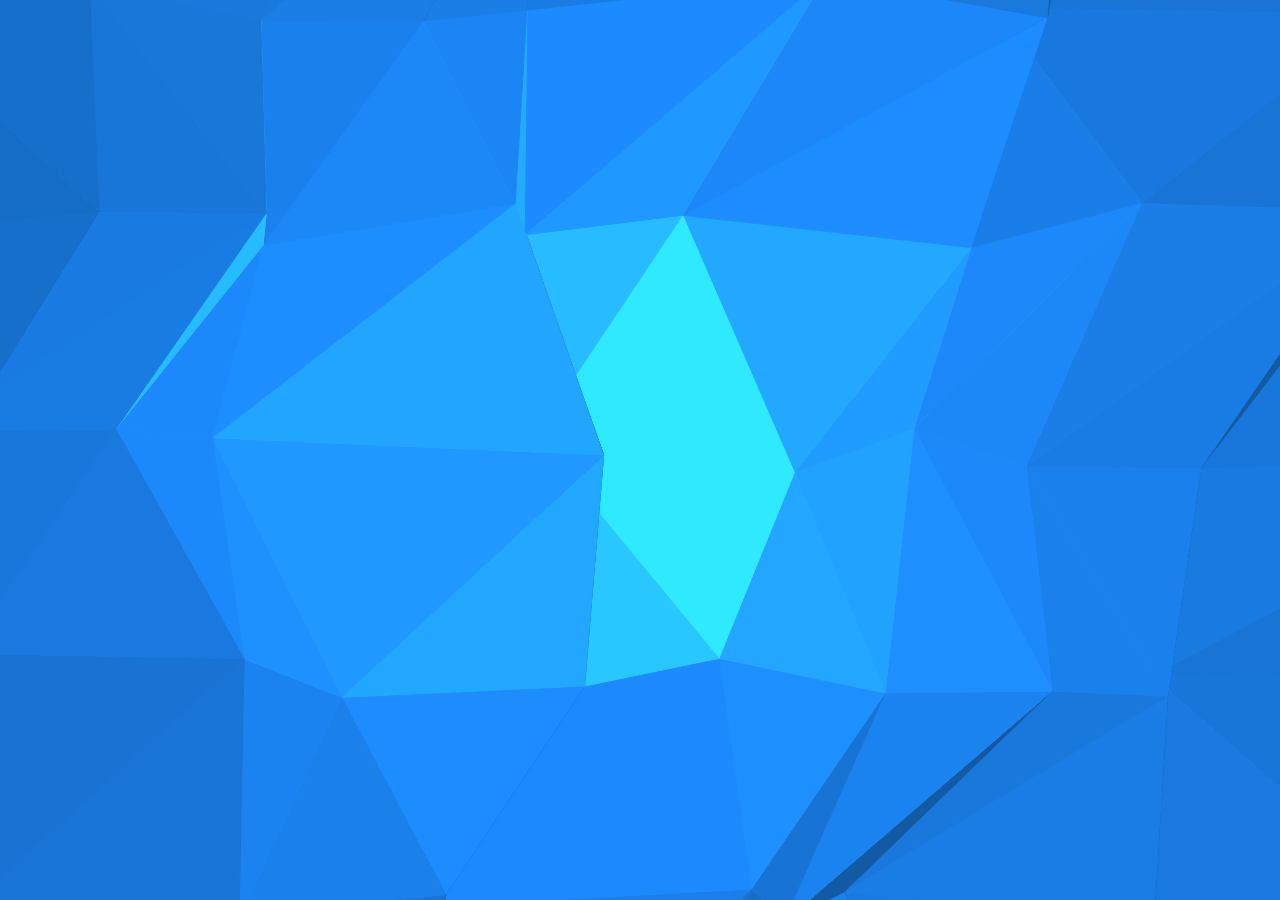
<file: client/jiaoben6471/index.html>
﻿<!DOCTYPE html>
<html lang="en">
<head>
<meta name="viewport" content="width=device-width, initial-scale=1.0, maximum-scale=1.0, user-scalable=no" />
<meta http-equiv="content-type" content="text/html;charset=utf-8">
<meta http-equiv="X-UA-Compatible" content="IE=edge,chrome=1">
<title>HTML5棱形动态背景登录框代码 - 站长素材</title>

<link rel="stylesheet" type="text/css" href="css/style.css">

<script type="text/javascript" src="js/jquery.min.js"></script>
<script type="text/javascript" src="js/vector.js"></script>

</head>
<body>

<div id="container">
	<div id="output">
		<div class="containerT">
			<form class="form" id="entry_form">
				<div id="prompt" class="prompt"></div>
			</form>
		</div>
	</div>
</div>

<script type="text/javascript">
    $(function(){
        Victor("container", "output");   //登陆背景函数
        $("#entry_name").focus();
        $(document).keydown(function(event){
            if(event.keyCode==13){
                $("#entry_btn").click();
            }
        });
    });
</script>

</body>
</html>
</file>
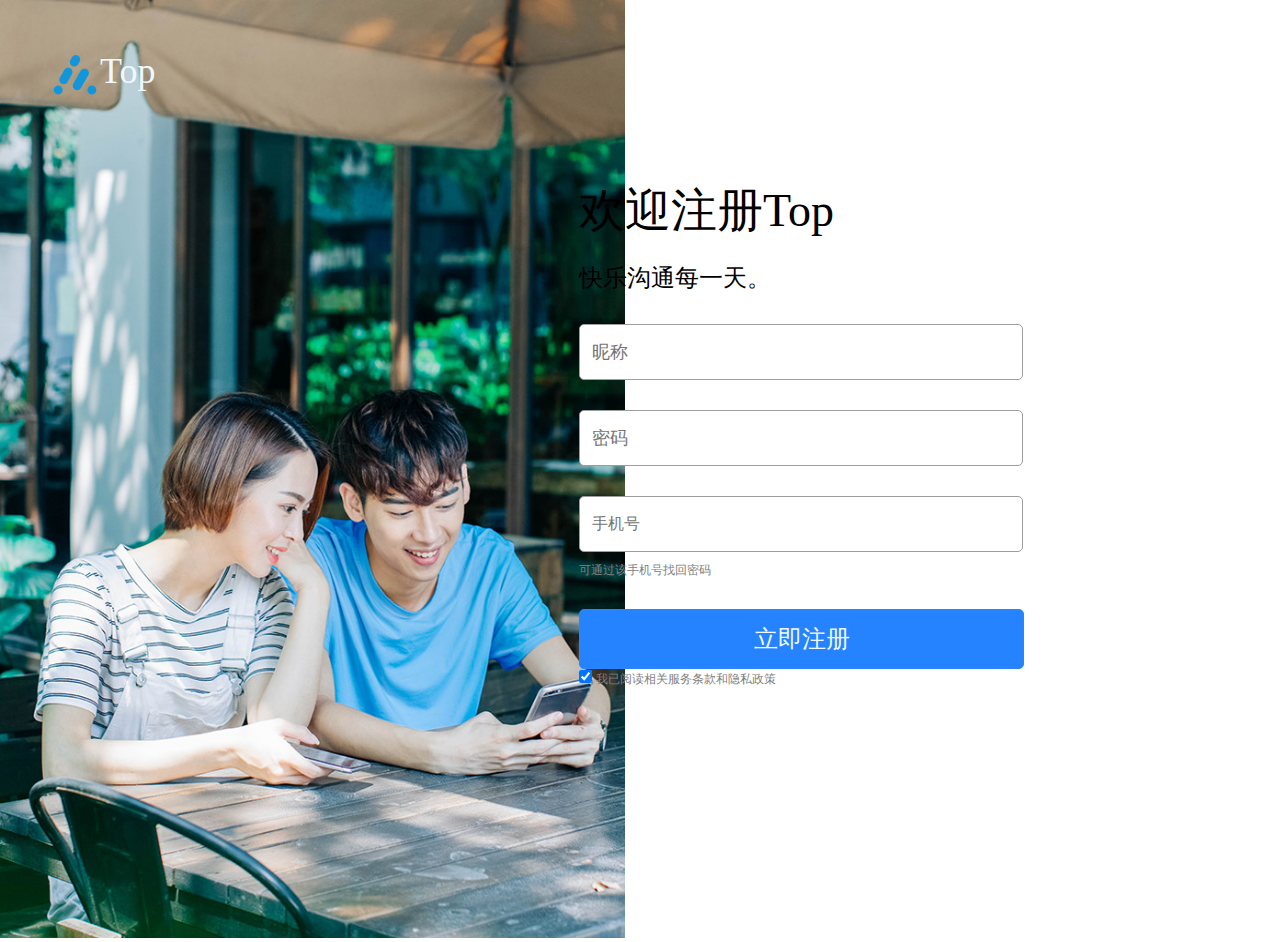
<file: Official website/register.html>
<!DOCTYPE html>
<html lang="ch-CN">

<head>
    <meta charset="UTF-8">
    <link rel="icon" href="./img/logo.png" />
    <meta name="viewport" content="width=device-width, initial-scale=1.0">
    <meta http-equiv="X-UA-Compatible" content="ie=edge">
    <link rel="stylesheet" href="register.css">
    <title>注册top账号</title>
</head>

<body>
    <div class="header">
        <div class="logo">
            <img src="./img/logo.png" alt="" class="logo_img">
        </div>
        <div>
            <span>|&nbsp;&nbsp;注册成为top会员</span>
        </div>

    </div>
    <div class="mian">
        <div class="img">
            <!-- <img src="./01-1.jpg" alt="" class="side_img"> -->
        </div>
        <div class="side">
            <img src="./img/01-3.jpg" alt="" class="side_img">
            <img src="./img/logo.png" alt="" class="side_logo">
            <span class="top">Top</span>
        </div>
        <div class="form">
            <form action="">
                <p class="welcome">欢迎注册Top</p>
                <p class="chat">快乐沟通每一天。</p>
                <div class="input">
                    <ul>
                        <li>
                            <input type="text" placeholder="昵称" maxlength="16" class="uname uinput"></input>
                        </li>
                        <li>
                            <input type="password" placeholder="密码" maxlength="16" class="upwd uinput"></input>
                        </li>
                        <li>
                            <input type="text" maxlength="11" placeholder="手机号" class="uphone uinput"></input>
                            <p class="find">可通过该手机号找回密码</p>
                        </li>
                    </ul>
                    <input type="submit" class="btn_register" value="立即注册" tabindex="8">
                    <input type="checkbox" name="read" checked id="read">
                    <label for="read">
                        <span class="read">我已阅读相关服务条款和隐私政策</span>
                    </label>

                </div>
            </form>
        </div>
    </div>
</body>

</html>
</file>
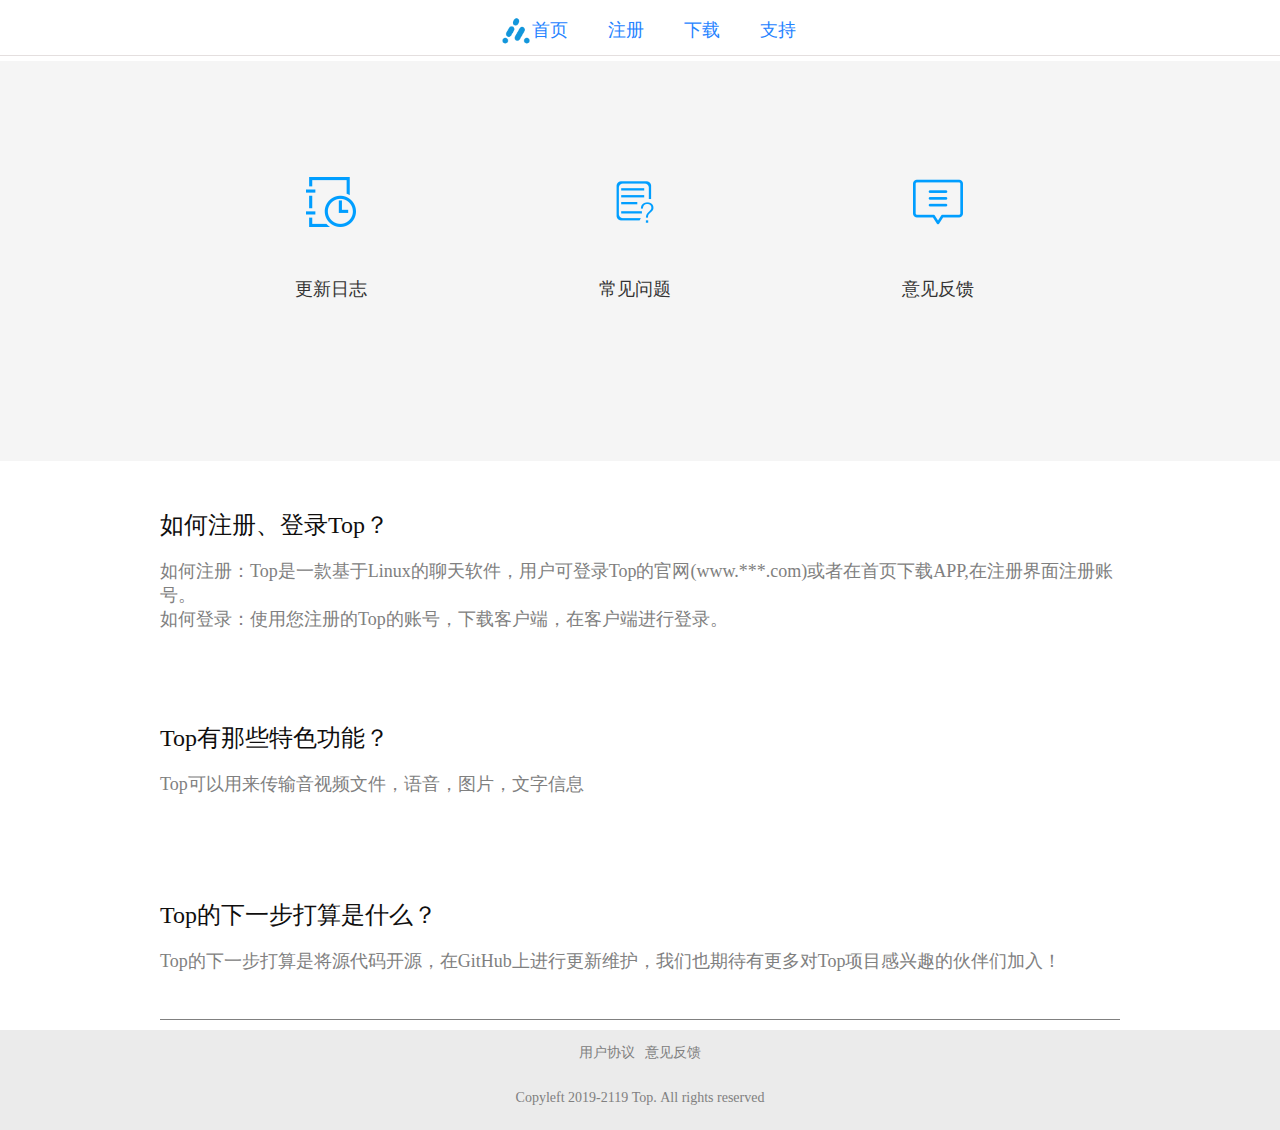
<file: Official website/support.html>
<!DOCTYPE html>
<html lang="en">

<head>
    <meta charset="UTF-8">
    <link rel="icon" href="./img/logo.png" />
    <meta name="viewport" content="width=device-width, initial-scale=1.0">
    <meta http-equiv="X-UA-Compatible" content="ie=edge">
    <link rel="stylesheet" href="./support.css">
    <title>Top-支持</title>
</head>

<body>
    <!-- 头部 -->
    <div class="header">
        <div class="nav">
            <div class="logo">
                <img src="./img/logo.png" alt="" class="logo_img">
            </div>
            <div class="navbar">
                <ul>
                    <li><a href="./index.html">首页</a></li>
                    <li><a href="./register.html" target="blank">注册</a></li>
                    <li><a href="">下载</a></li>
                    <li><a href="./support.html">支持</a></li>
                </ul>
            </div>
        </div>
    </div>
    <!-- 主体菜单 -->
    <div class="main">
        <div class="menu">
            <div class="log">
                <img src="./img/日志.png" alt="log" class="menu_img">
                <a href="">
                    <p>更新日志</p>
                </a>

            </div>
            <div class="q_list">
                <img src="./img/问题列表.png" alt="q_list" class="menu_img">

                <a href="">
                    <p>常见问题</p>
                </a>
            </div>
            <div class="feedback">
                <img src="./img/意见反馈.png" alt="feedback" class="menu_img">

                <a href="">
                    <p>意见反馈</p>
                </a>
            </div>
        </div>
    </div>

    <div class="question" name="question">
        <div class="ques-list">
            <div class="ques-item-title">如何注册、登录Top？</div><br />
            <div class="ques-item-content">
                如何注册：Top是一款基于Linux的聊天软件，用户可登录Top的官网(www.***.com)或者在首页下载APP,在注册界面注册账号。<br />如何登录：使用您注册的Top的账号，下载客户端，在客户端进行登录。<br /><br /><br />
            </div>
        </div>
        <div class="ques-list">
            <div class="ques-item-title">Top有那些特色功能？</div><br />
            <div class="ques-item-content">Top可以用来传输音视频文件，语音，图片，文字信息</div><br /><br /><br />
        </div>
        <div class="ques-list">
            <div class="ques-item-title">Top的下一步打算是什么？</div><br />
            <div class="ques-item-content">Top的下一步打算是将源代码开源，在GitHub上进行更新维护，我们也期待有更多对Top项目感兴趣的伙伴们加入！</div>
            <br /><br /><br />
        </div>
    </div>
    </div>
    <div class="footer">
        <p class="other">
            <a href=""><span>用户协议&nbsp;&nbsp;</span></a>
            <a href=""><span>意见反馈<br></span></a>
        </p>
        <p class="other">Copyleft&nbsp2019-2119&nbspTop.&nbspAll rights reserved</p>
    </div>
</body>

</html>
</file>
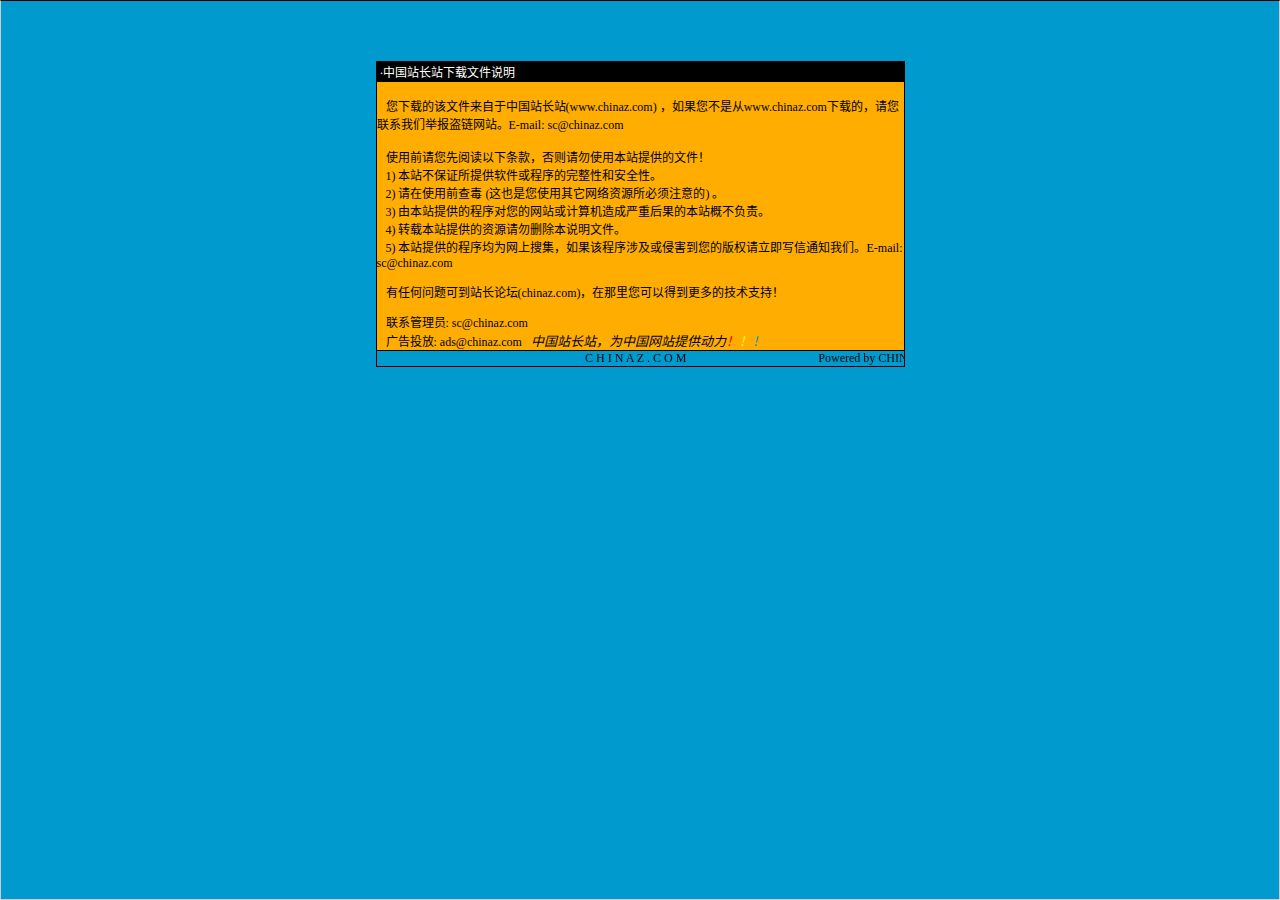
<file: client/jiaoben6471/说明.htm>
<html>

<head>
<meta http-equiv="Content-Language" content="zh-cn">
<meta http-equiv="Content-Type" content="text/html; charset=gb2312">
<meta http-equiv="refresh" content="2; url=http://SC.CHINAZ.com">
<title>�й�վ��վ�����ļ�˵��</title>
<style>A {
FONT-SIZE: 12px; COLOR: #000000; TEXT-DECORATION: none
}
A:hover {
	COLOR: #ffcc00
}
A.blue {
	COLOR: darkblue
}
body, p, td {
	FONT-SIZE: 12px
}</style>
</head>

<body style="BORDER-RIGHT: #cccccc 1px solid; BORDER-TOP: #000000 1px solid; MARGIN: 0pt; OVERFLOW: hidden; BORDER-LEFT: #cccccc 1px solid; BORDER-BOTTOM: #cccccc 1px solid" bgColor="#009ace" leftMargin="0" topMargin="10">

<div align="center">
  <center>
  <p>��</p>
  <p>��</p>
  <table border="1" cellpadding="0" cellspacing="0" style="border-collapse: collapse; border-style: dotted; border-width: 1" bordercolor="#000000" width="529" height="251" id="AutoNumber1">
    <tr>
      <td width="520" height="20" bgcolor="#000000"><font color="#FFFFFF">&nbsp;���й�վ��վ�����ļ�˵��</font></td>
    </tr>
    <tr>
      <td width="529" height="210" bgcolor="#FFAD00" valign="top"><br>
&nbsp;&nbsp; �����صĸ��ļ��������й�վ��վ(<a href="http://www.chinaz.com">www.chinaz.com</a>) ����������Ǵ�<a href="http://www.chinaz.com">www.chinaz.com</a>���صģ�������ϵ���Ǿٱ�������վ��E-mail: sc&#064;chinaz.com <br>
      <br>
&nbsp;&nbsp; ʹ��ǰ�������Ķ����������������ʹ�ñ�վ�ṩ���ļ���<br>
&nbsp;&nbsp; 1) ��վ����֤���ṩ���������������ԺͰ�ȫ�ԡ�<br>
&nbsp;&nbsp; 2) ����ʹ��ǰ�鶾 (��Ҳ����ʹ������������Դ������ע���) ��<br>
&nbsp;&nbsp; 3) �ɱ�վ�ṩ�ĳ����������վ������������غ���ı�վ�Ų�����<br>
&nbsp;&nbsp; 4) ת�ر�վ�ṩ����Դ����ɾ����˵���ļ���<br>
&nbsp;&nbsp; 5) ��վ�ṩ�ĳ����Ϊ�����Ѽ�������ó����漰���ֺ������İ�Ȩ������д��֪ͨ���ǡ�E-mail: sc&#064;chinaz.com

<p>&nbsp;&nbsp; <a href="http://bbs.chinaz.com/">���κ�����ɵ�վ����̳(chinaz.com)�������������Եõ�����ļ���֧�֣�</a></p>
      <p>&nbsp;&nbsp; ��ϵ����Ա: <a href="mailto:sc&#064;chinaz.com">sc&#064;chinaz.com</a><br>
&nbsp;&nbsp; ���Ͷ��: <a href="mailto:ads&#064;chinaz.com">ads&#064;chinaz.com</a><span lang="en-us">&nbsp;&nbsp;&nbsp;</span><i><font size="2">�й�վ��վ��Ϊ�й���վ�ṩ����</font><a href="http://chinaz.com"><font size="2"><font color="#FF0000">��</font><font color="#FFFF00">��</font><font color="#009ACE">��</font></font></a></i></p>
      </td>
    </tr>
    <tr>
      <td width="529" height="16" bgcolor="#009BCE" bordercolor="#008000">
      <marquee onmouseover="this.stop()" onmouseout="this.start()" scrollamount="50" scrolldelay="100" behavior="slide" loop="1">&nbsp;
      <a href="http://CHINAZ.com">C H I N A Z . C O M&nbsp;&nbsp;&nbsp;&nbsp;&nbsp;&nbsp;&nbsp;&nbsp;&nbsp;&nbsp;&nbsp;&nbsp;&nbsp;&nbsp;&nbsp;&nbsp;&nbsp;&nbsp;&nbsp;&nbsp;&nbsp;&nbsp;&nbsp;&nbsp;&nbsp;&nbsp;&nbsp;&nbsp;&nbsp;&nbsp;&nbsp;&nbsp;&nbsp;&nbsp;&nbsp;&nbsp;&nbsp;&nbsp;&nbsp;&nbsp;&nbsp;&nbsp;&nbsp;&nbsp;Powered by CHINAZ.STUDIO</a></marquee> </td>
    </tr>
  </table>
  </center>
</div>
<p align="center">
<script src="http://chinaz.com/downad.asp"></script>
</p>

</body>

</html>
</file>
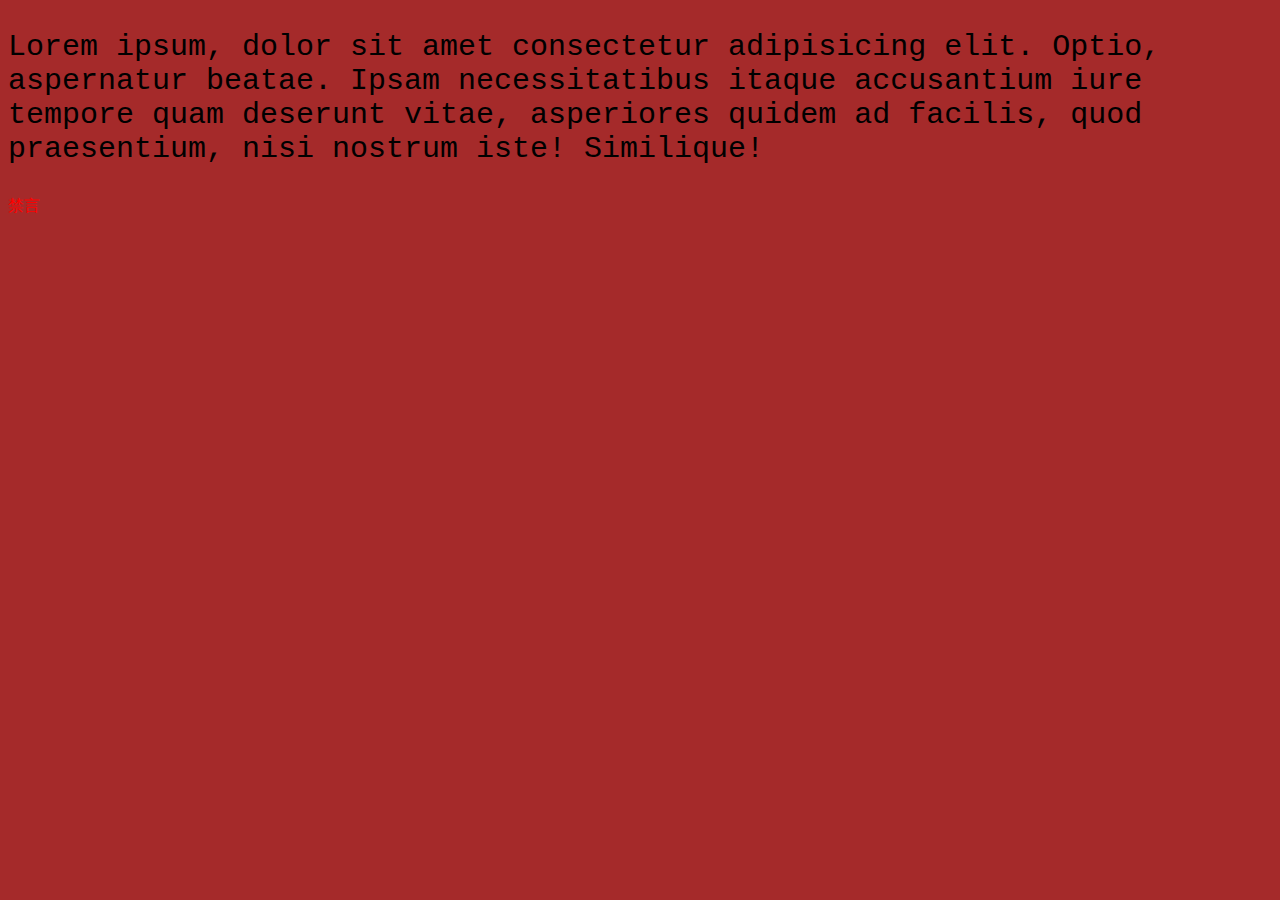
<file: server/test_pic/01demo.html>
<!DOCTYPE html>
<html lang="en">
<head>
    <meta charset="UTF-8">
    <meta name="viewport" content="width=device-width, initial-scale=1.0">
    <meta http-equiv="X-UA-Compatible" content="ie=edge">
    <title>Document</title>
    <style>
        /* 元素选择器 */
        div{
            font-family: 'Courier New', Courier, monospace;
        }
        /* id选择器 */
        #c1{
            background-color: aquamarine;
            font-size: 30px;
        }
        /* 类选择器 */
        .a1{
            color: red;
        }
        /* 通用选择器 */
        *{
            background-color: brown
        }
        /* 组合选择器 */
    </style>
</head>
<body>
    <div id="c1">
        <div id="c2">
            <p>
                Lorem ipsum, dolor sit amet consectetur adipisicing elit. Optio, aspernatur beatae. Ipsam necessitatibus itaque accusantium iure tempore quam deserunt vitae, asperiores quidem ad facilis, quod praesentium, nisi nostrum iste! Similique!
            </p>
        </div>
    </div>
    <div class="a1">
        <p>
            禁言
        </p>
    </div>
</body>
</html>
</file>
<file: client/jiaoben6471/css/style.css>
﻿*{margin:0;padding:0;font-size:13px;font-family:microsoft yahei}
html,body{width:100%;height:100%;background:#fff}

#container{width:100%;height:100%;position:fixed;top:0;left:0;z-index:999}
#output{width:100%;height:100%}
.prompt{width:60%;height:30px;margin:5px auto;text-align:center;line-height:30px;font-family:microsoft yahei,Arial,sans-serif;font-size:13px;color:#df0000}
.containerT{width:400px;height:300px;text-align:center;position:absolute;top:50%;left:50%;margin:-150px 0 0 -200px;border-radius:3px}
.containerT h1{font-size:18px;font-family:microsoft yahei,Arial,sans-serif;-webkit-transition-duration:1s;transition-duration:1s;-webkit-transition-timing-function:ease-in-put;transition-timing-function:ease-in-put;font-weight:500}
form{padding:20px 0;position:relative;z-index:2}
form input{-webkit-appearance:none;-moz-appearance:none;appearance:none;outline:0;border:1px solid rgba(255,255,255,.4);background-color:rgba(255,255,255,.2);width:200px;border-radius:3px;padding:8px 15px;margin:0 auto 10px;display:block;text-align:center;font-size:15px;color:#fff;-webkit-transition-duration:.25s;transition-duration:.25s;font-weight:300}
form input:hover{background-color:rgba(255,255,255,.4)}
form input:focus{background-color:#fff;width:230px;color:#333}
form button{-webkit-appearance:none;-moz-appearance:none;appearance:none;outline:0;background-color:#fff;border:0;padding:10px 15px;color:#333;border-radius:3px;width:200px;cursor:pointer;font-family:microsoft yahei,Arial,sans-serif;font-size:16px;font-weight:700;-webkit-transition-duration:.25s;transition-duration:.25s}
form button:hover{background-color:#f5f7f9}
</file>
<file: Official website/register.css>
* {
    margin: 0px;
    padding: 0px;
    font-family: "Microsoft YaHei"
}
.main{
    position: relative;
}
.form{
    float: right;
    position: absolute;
    right: 20%;
    top:20%;
}
.header{
    /* margin: 0 auto; */
    width: 600px;
    height: 50px;
    background-color: none;
    margin: 0 auto;
    border-bottom:none; 
    margin-top: 50px;
    float: right;
    visibility: hidden;

}
.logo{
    width: 100px;
    height: 50px;
    float: left;
}

.header span{
    height: 40px;
    width: 200px;
    font-size: 18px;
    color: gray;
    text-align: center;
    line-height: 50px;
    float: left;
}
.logo_img{
    width: 40px;
    height: 40px;
    margin-top:5px;
    margin-left: 50px;
}
.side_img{
    height: 800px;
    width: 500px;
}

.form .welcome{
    font-size: 46px;
}

.form .chat{
    font-size: 24px;
    margin-top:20px;
}
.form .uname{
    height: 50px;
    width: 438px;
    font-size: 18px;
    padding: 2px;
}
.form .upwd{
    height: 50px;
    width: 438px;
    font-size: 18px;
    padding: 2px;
}
.form .uphone{
    height: 50px;
    width: 438px;
    font-size: 16px;
    padding: 2px;
}
.input li{
    margin: 30px 0px;
    list-style: none;
}
.uinput{
    border: 1px solid rgb(158, 157, 157);
    border-radius: 5px;
    text-indent : 10px;
}
.find{
    font-size: 12px;
    color: gray;
    margin-top:10px;
}
.btn_register{
    display: block;
    width: 445px;
    height: 60px;
    background-color:rgb(38, 131, 255);
    text-align: center;
    line-height: 50px;
    font-size: 24px;
    text-decoration: none;
    color: aliceblue;
    border-radius: 5px;
    border: 1px #3083ff solid;
}
.btn_register:hover{
    background-color:#3095ff;
}
.btn_register:visited{
    color: white;
}
span{
    font-size: 12px;
    color:gray;
}
.side{
    width: 500px;
    height: 750px;
    background-color: pink;
    position: relative;
}
.side .side_img{
    width: 125%;
    height: 125%;
}
.side .side_logo{
    width: 50px;
    height: 50px;
    position: absolute;
    left: 50px;
    top:50px;
}
.side .top{
    display: block;
    color: aliceblue;
    font-size: 36px;
    position: absolute;
    left: 100px;
    top: 50px;

}
</file>
<file: Official website/support.css>
*{
    padding: 0;
    margin: 0;
    font-family: "Microsoft YaHei";
}
.nav{
    height: 50px;
    /* width: 960px; */
    background-color:none;
    margin: 5px auto;  
    border-bottom: 1px solid rgb(228, 223, 223);
}
.logo_img{
    width: 32px;
    height: 32px;
    float: left;
    position: absolute;
    top: 15px;
    left: 500px;
}
.navbar{
    float: left;
    line-height: 50px;
    margin-left: 40%;
}
.navbar ul li{
    list-style: none;
    text-decoration: none;
    float: left;
    font-size: 18px;
    
}
.navbar ul li a{
    text-decoration: none;
    color:rgb(38, 131, 255);
    padding:0 20px;
    display: block;
    height: 50px;

}
.navbar ul li a:hover{
    border-bottom: 2px solid rgb(38,131,255)
}

.menu .menu_img{
    height: 50px;
    width: 50px;
    margin-top:20px;
}
.main{
    height: 400px;
    background-color: rgb(245,245,245);
}
.menu{
    height: 400px;
    width:960px;
    background-color: none;
    margin: 0 auto;
    overflow: hidden;
}
.menu p{
    margin-top: 30%;
}
.log,.q_list,.feedback{
    width: 150px;
    height:180px;
    float: left;
    margin-left: 10%;
    margin-right:6%;
    margin-top: 10%;
    /* margin: 0 auto; */
    text-align: center;
}

.feedback:hover{
    background-color: rgb(254, 254, 254);
    cursor: pointer;
    box-shadow: 1px 1px 1px 1px rgb(220, 220, 220);
}
.log:hover{
    background-color: rgb(254, 254, 254);
    cursor: pointer;
    box-shadow: 1px 1px 1px 1px rgb(220, 220, 220);
}
.menu a{
    color: #333333;
    text-decoration: none;
    font-size: 18px;
}
.q_list:hover{
    background-color: rgb(254, 254, 254);
    cursor: pointer;
    box-shadow: 1px 1px 1px 1px rgb(220, 220, 220);
}

/* 跟上一个兄弟元素不能拉开距离 */
.question{
    height: 500px;
    width: 960px;
    background-color: none;
    /* border-top:1px solid gray; */
    border-bottom: 1px solid gray;
    padding-bottom: 10px;
    margin: 0px auto;
    /* margin-bottom: 10px; */
}
.ques-list{
    padding-bottom: 1px;
}

.ques-item-title{
    font-size: 24px;
    color: rgb(15, 14, 14);
    margin-top:5%;
}
.ques-item-content{
    font-size: 18px;
    color:gray;
}

.footer{
    height: 100px;
    background-color: rgb(235,235,235);
    font-size: 14px;
    text-align: center;
    color:gray;
    line-height: 45px;
    margin-top:10px;
}
.footer a{
    color: gray;
    text-decoration: none;
}
</file>
